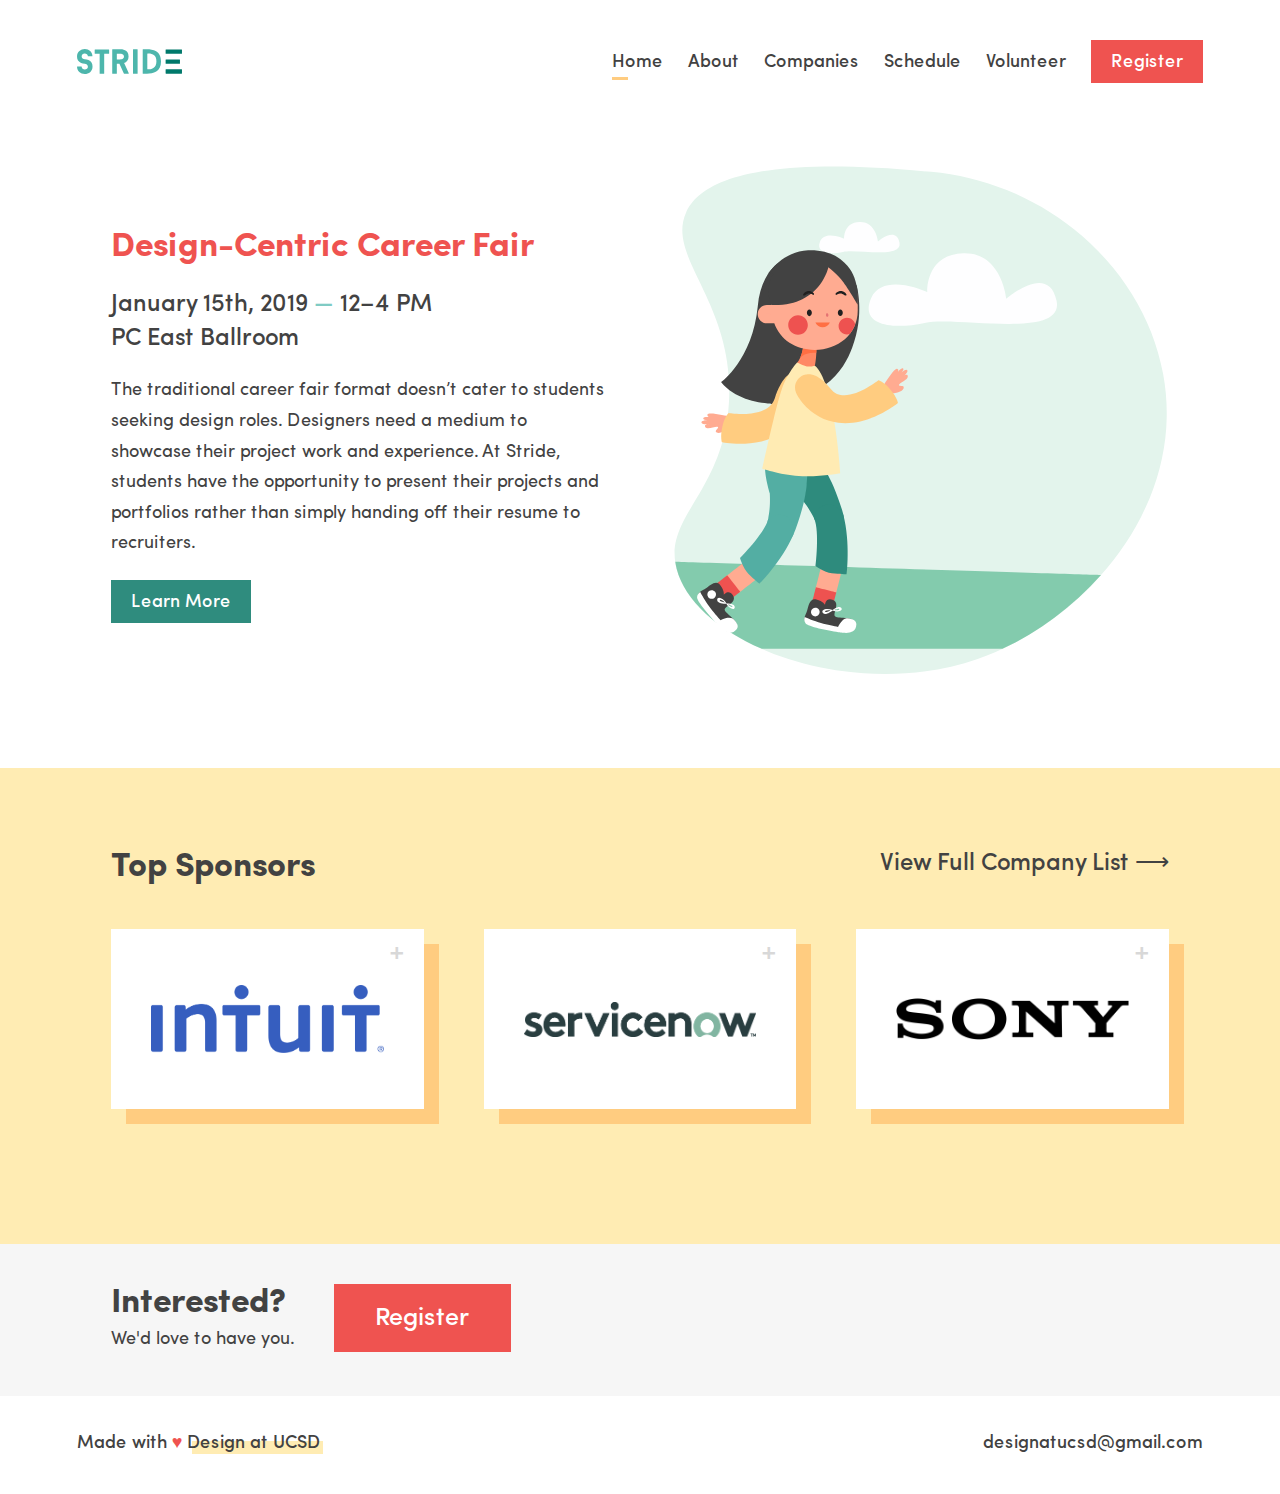
<file: 2019/index.html>
<!DOCTYPE html>
<html lange="en">
  <head>
    <!-- Meta tags -->
    <base href="/stride2019/" />

    <meta charset="utf-8" />
    <meta http-equiv="x-ua-compatible" content="ie=edge" />
    <meta name="viewport" content="width=device-width, initial-scale=1" />
    <meta
      name="description"
      content="Stride is a design-centric career fair hosted by Design at UCSD on January 15th, 2019 at PC East Ballroom."
    />
    <meta name="keywords" content="career fair, design" />
    <meta property="og:title" content="Stride" />
    <meta property="og:type" content="website" />
    <meta
      property="og:image"
      content="https://stride.designatucsd.org/2019/assets/images/og.png"
    />
    <meta property="og:url" content="https://stride.designatucsd.org/" />
    <meta
      property="og:description"
      content="Stride is a design-centric career fair hosted by Design at UCSD on January 15th, 2019 at PC East Ballroom."
    />

    <!-- Google Analytics -->
    <script
      async
      src="https://www.googletagmanager.com/gtag/js?id=UA-84330975-6"
    ></script>
    <script>
      window.dataLayer = window.dataLayer || [];
      function gtag() {
        dataLayer.push(arguments);
      }
      gtag("js", new Date());

      gtag("config", "UA-84330975-6");
    </script>

    <!-- Favicons -->
    <link
      rel="apple-touch-icon"
      sizes="180x180"
      href="assets/images/favicons/apple-touch-icon.png"
    />
    <link
      rel="icon"
      type="image/png"
      sizes="32x32"
      href="assets/images/favicons/favicon-32x32.png"
    />
    <link
      rel="icon"
      type="image/png"
      sizes="16x16"
      href="assets/images/favicons/favicon-16x16.png"
    />
    <link rel="manifest" href="assets/images/favicons/site.webmanifest" />
    <link
      rel="mask-icon"
      href="assets/images/favicons/safari-pinned-tab.svg"
      color="#00796b"
    />
    <link rel="shortcut icon" href="assets/images/favicons/favicon.ico" />
    <meta name="msapplication-TileColor" content="#00796b" />
    <meta
      name="msapplication-config"
      content="assets/images/favicons/browserconfig.xml"
    />
    <meta name="theme-color" content="#ffffff" />

    <!--  CSS -->
    <link rel="stylesheet" href="assets/css/main.css" />
    <link rel="canonical" href="https://stride.ucsddesign.co/" />

    <title>
      Stride | Stride is a design-centric career fair hosted by Design at UCSD
      on January 15th, 2019 at PC East Ballroom.
    </title>
  </head>

  <body>
    <div id="body-wrapper">
      <div class="outer-container">
        <header class="pt-2">
          <div id="stride-logo" class="portable--mb-1">
            <a href="/">
              <img src="assets/images/stride-logo.svg" alt="Stride" /></a
            ><a
              target="_blank"
              class="btn btn-red desk--hide"
              href="https://stridestudentreg.eventbrite.com"
              >Register</a
            >
          </div>
          <nav>
            <ul>
              <li>
                <a href="" class="active">Home</a>
              </li>

              <li>
                <a href="about">About</a>
              </li>

              <li>
                <a href="companies">Companies</a>
              </li>

              <li>
                <a href="schedule">Schedule</a>
              </li>

              <li>
                <a
                  href="https://docs.google.com/forms/d/e/1FAIpQLSdt6VVZd8dBxQUQNK8Qp9sDTrAkV_RRuVAs_fLFfRIeyqJKxA/viewform"
                  target="_blank"
                  >Volunteer</a
                >
              </li>

              <li class="portable--hide">
                <a
                  target="_blank"
                  class="btn btn-red"
                  href="https://stridestudentreg.eventbrite.com"
                  >Register</a
                >
              </li>
            </ul>
          </nav>
        </header>
      </div>
      <main>
        <article>
          <div class="outer-container mb-3 mt-3">
            <div class="inner-container">
              <div class="grid grid--middle">
                <div class="grid__item desk--one-half portable--mb-2">
                  <h1 class="mb-1">Design-Centric Career Fair</h1>
                  <h2>
                    January 15th, 2019 <span class="text-green">—</span> 12–4 PM
                  </h2>
                  <h2 class="mb-1">PC East Ballroom</h2>
                  <p class="mb-1">
                    The traditional career fair format doesn’t cater to students
                    seeking design roles. Designers need a medium to showcase
                    their project work and experience. At Stride, students have
                    the opportunity to present their projects and portfolios
                    rather than simply handing off their resume to recruiters.
                  </p>
                  <p><a class="btn btn-green" href="about">Learn More</a></p>
                </div>
                <div class="grid__item desk--one-half">
                  <div class="hero" id="runner"></div>
                </div>
              </div>
            </div>
          </div>

          <div class="bg-yellow">
            <div class="outer-container">
              <div class="inner-container">
                <div class="grid pt-3 mb-2">
                  <div class="grid__item desk--one-half">
                    <h1 class="text-dark portable--mb-1">Top Sponsors</h1>
                  </div>
                  <div class="grid__item desk--one-half desk--text-right">
                    <h2><a href="companies">View Full Company List ⟶</a></h2>
                  </div>
                </div>
                <div class="grid pb-3">
                  <div class="grid__item desk--one-third lap--one-half">
                    <div class="card v-align-center palm--mb-1">
                      <div class="expand-icon">+</div>
                      <img
                        src="assets/images/companies/intuit.png"
                        alt="Intuit"
                      />
                    </div>
                    <div class="modal-overlay">
                      <div class="container">
                        <div class="modal">
                          <div class="grid">
                            <div class="grid__item">
                              <div
                                class="modal-title bg-red text-light pt-1 pb-1 pr-2 pl-2"
                              >
                                <h2>Intuit</h2>
                                <div class="close-modal-btn">✕</div>
                              </div>
                            </div>
                            <div class="grid__item desk--two-thirds">
                              <div class="pt-1 desk--pb-1 portable--pr-2 pl-2">
                                Intuit's mission is powering prosperity around
                                the world with products like TurboTax,
                                QuickBooks and Mint. Love simplifying the
                                complex? Join our world class design team to
                                solve tough problems in creative and bold ways.
                              </div>
                            </div>
                            <div class="grid__item desk--one-third">
                              <div class="pt-1 pb-1 pr-2 portable--pl-2">
                                <div class="mb-1">
                                  <p><b>Open Roles</b></p>

                                  <a
                                    href="https://careers.intuit.com/job-category/21/university/job/2019-8400/product-design-intern-san-diego"
                                    target="_blank"
                                    >Product Design Intern</a
                                  >
                                </div>

                                <p><b>Visa Sponsorship</b></p>
                                <p>TBD</p>
                              </div>
                            </div>
                          </div>
                        </div>
                      </div>
                    </div>
                  </div>
                  <div class="grid__item desk--one-third lap--one-half">
                    <div class="card v-align-center palm--mb-1">
                      <div class="expand-icon">+</div>
                      <img
                        src="assets/images/companies/servicenow.png"
                        alt="ServiceNow"
                      />
                    </div>
                    <div class="modal-overlay">
                      <div class="container">
                        <div class="modal">
                          <div class="grid">
                            <div class="grid__item">
                              <div
                                class="modal-title bg-red text-light pt-1 pb-1 pr-2 pl-2"
                              >
                                <h2>ServiceNow</h2>
                                <div class="close-modal-btn">✕</div>
                              </div>
                            </div>
                            <div class="grid__item desk--two-thirds">
                              <div class="pt-1 desk--pb-1 portable--pr-2 pl-2">
                                Imagine eliminating tasks and processes that
                                make your workforce feel more like machines than
                                people. We believe it’s time to change the way
                                work gets done. In fact, ServiceNow was named #1
                                Forbes’ Most Innovative Company in 2018. We
                                wouldn’t be able to achieve that milestone
                                without applying the principles of design
                                thinking to our business.
                              </div>
                            </div>
                            <div class="grid__item desk--one-third">
                              <div class="pt-1 pb-1 pr-2 portable--pl-2">
                                <div class="mb-1">
                                  <p><b>Open Roles</b></p>

                                  <a
                                    href="https://jobs.jobvite.com/careers/servicenow/job/oKuz8fwF?__jvst=Job%20Board&__jvsd=UCSD"
                                    target="_blank"
                                    >Product Design Intern</a
                                  >
                                  <a
                                    href="https://jobs.jobvite.com/careers/servicenow/job/oOED8fwX?__jvst=Job%20Board&__jvsd=UCSD"
                                    target="_blank"
                                    >UI/UX Design Intern: Design Systems</a
                                  >
                                </div>

                                <p><b>Visa Sponsorship</b></p>
                                <p>No</p>
                              </div>
                            </div>
                          </div>
                        </div>
                      </div>
                    </div>
                  </div>
                  <div class="grid__item desk--one-third lap--one-half">
                    <div class="card v-align-center palm--mb-1">
                      <div class="expand-icon">+</div>
                      <img src="assets/images/companies/sony.png" alt="Sony" />
                    </div>
                    <div class="modal-overlay">
                      <div class="container">
                        <div class="modal">
                          <div class="grid">
                            <div class="grid__item">
                              <div
                                class="modal-title bg-red text-light pt-1 pb-1 pr-2 pl-2"
                              >
                                <h2>Sony</h2>
                                <div class="close-modal-btn">✕</div>
                              </div>
                            </div>
                            <div class="grid__item desk--two-thirds">
                              <div class="pt-1 desk--pb-1 portable--pr-2 pl-2">
                                Sony’s mission is simple. We aim to inspire and
                                fulfill curiosity across the globe. We want to
                                be responsible for getting hearts racing,
                                stirring ambition, and putting a smile on the
                                faces of our customers.
                              </div>
                            </div>
                            <div class="grid__item desk--one-third">
                              <div class="pt-1 pb-1 pr-2 portable--pl-2">
                                <div class="mb-1">
                                  <p><b>Open Roles</b></p>

                                  <a
                                    href="https://drive.google.com/open?id=0B5n1fj_TjnVOSHVsaURvNGtBSjNxa1RiWDNnb1ZKaFduMjFR"
                                    target="_blank"
                                    >Human Factors Engineering & Interaction
                                    Design Intern</a
                                  >
                                </div>

                                <p><b>Visa Sponsorship</b></p>
                                <p>Yes</p>
                              </div>
                            </div>
                          </div>
                        </div>
                      </div>
                    </div>
                  </div>
                </div>
              </div>
            </div>
          </div>

          <script src="assets/scripts/lottie.js"></script>
          <script src="assets/scripts/lottie-index.js"></script>

          <script
            src="https://code.jquery.com/jquery-3.3.1.min.js"
            integrity="sha256-FgpCb/KJQlLNfOu91ta32o/NMZxltwRo8QtmkMRdAu8="
            crossorigin="anonymous"
          ></script>
          <script src="assets/scripts/modal.js"></script>

          <div class="bg-gray">
            <div class="outer-container pb-2 pt-2">
              <div class="inner-container">
                <div id="cta">
                  <div class="mr-1 lap-up--mr-2" style="white-space: nowrap">
                    <h1 class="text-dark">Interested?</h1>
                    <p>We'd love to have you.</p>
                  </div>
                  <div id="cta-btn">
                    <a
                      href="https://stridestudentreg.eventbrite.com"
                      class="btn btn-red"
                      target="_blank"
                      >Register</a
                    >
                  </div>
                </div>
              </div>
            </div>
          </div>
        </article>
      </main>
    </div>
    <div class="outer-container">
      <footer>
        <p>
          Made with <span class="text-red">♥</span>
          <a href="http://designatucsd.org" target="_blank" class="highlight"
            >Design at UCSD</a
          >
        </p>
        <a href="mailto:designatucsd@gmail.com">designatucsd@gmail.com</a>
      </footer>
    </div>
  </body>
</html>
</file>
